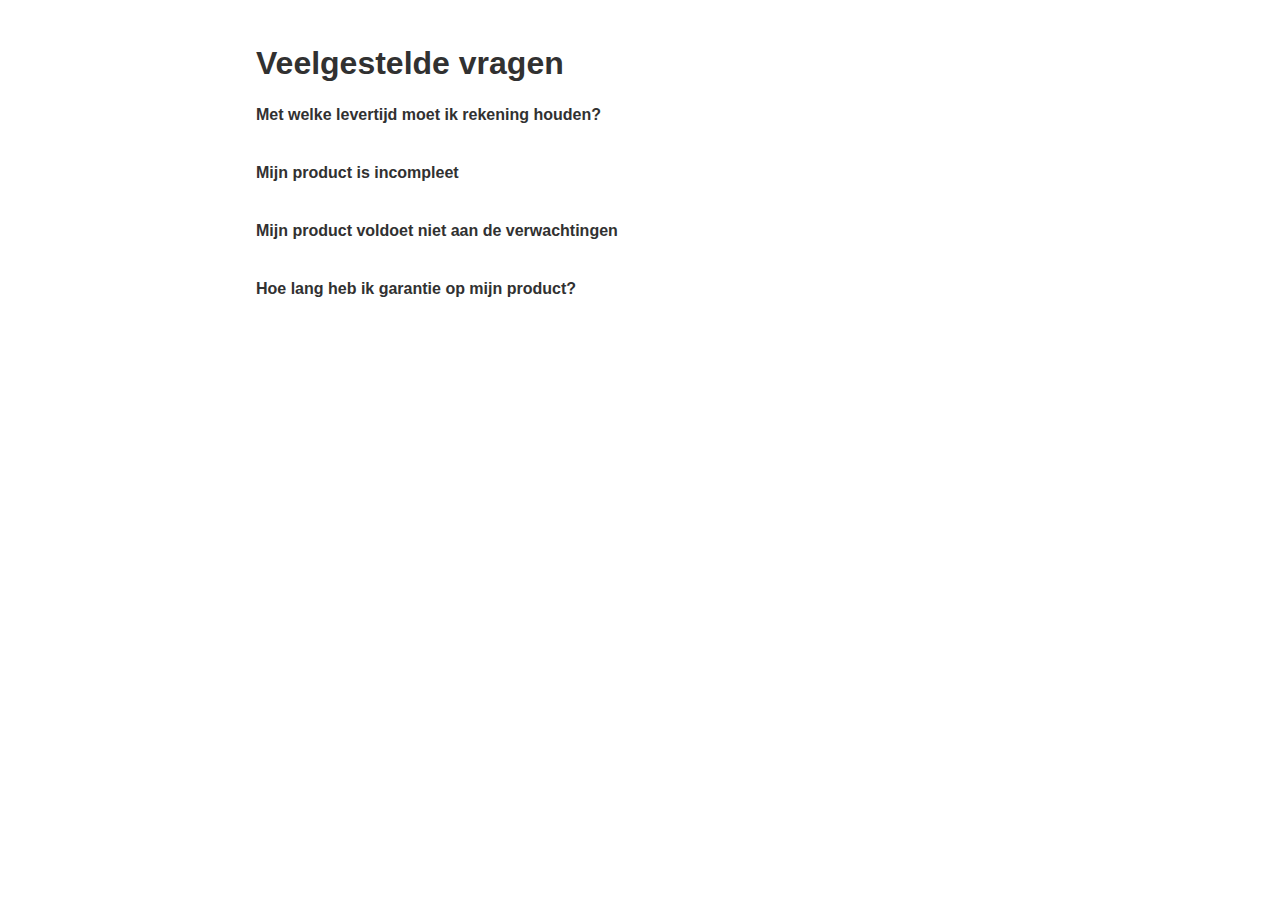
<file: opdracht2/faq/index.html>
<!DOCTYPE html>
<html lang="en">
<head>
    <meta charset="UTF-8">
    <meta name="viewport" content="width=device-width, initial-scale=1">
    <title>FAQ</title>
    <style>
        body {
            font-family: "Roboto", sans-serif;
            -webkit-font-smoothing: antialiased;
            -moz-osx-font-smoothing: grayscale;
            color: #313131;
        }

        p {
            line-height: 1.8;
            color: #3c3c3c;
        }

        section {
            max-width: 48em;
            margin: 0 auto;
            padding: 1em;
        }

        details {
            margin-top: 1.5rem;
            list-style: none;
        }

        summary {
            display: block;
            list-style: none;
            margin: 1em 0;
        }

        .hidden {
            display: none;
        }

        .no-support-details .summary {
            background: url("chevron.png") no-repeat center left;
            padding-left: 1.5em;
        }

        .no-support-details .summary.open {
            background: url("chevron-down.png") no-repeat center left;
        }
    </style>
</head>
<body>

<section>
    <h1>Veelgestelde vragen</h1>

    <details>
        <summary class="summary"><strong>Met welke levertijd moet ik rekening houden?</strong></summary>
        <p>Producten die op voorraad zijn worden de volgende dag bezorgd. De kleur van de bestelknop geeft aan of Coolblue het item wel of niet op voorraad heeft. Wil je weten wanneer je jouw bestelling in huis hebt? Volg de verzending online.</p>
    </details>

    <details>
        <summary class="summary"><strong>Mijn product is incompleet</strong></summary>
        <p>Dat is vervelend. Je kunt het volledige product retourneren via onze winkels of het online aanmeldformulier. Zodra het product bij ons binnenkomt, ruilen we het direct voor je om. We kunnen het ontbrekende onderdeel ook nasturen. Vermeld in dit geval duidelijk op het online aanmeldformulier welk onderdeel ontbreekt. Wij nemen contact op met de fabrikant en zorgen ervoor dat het ontbrekende onderdeel zo snel mogelijk nageleverd wordt.</p>
    </details>

    <details>
        <summary class="summary"><strong>Mijn product voldoet niet aan de verwachtingen</strong></summary>
        <p>Binnen 30 dagen na ontvangst van je product kun je je product kosteloos retourneren via onze winkels of het online aanmeldformulier. Wanneer het product in originele staat bij ons binnenkomt, ruilen we het graag voor je om. Wil je je geld terug? Dan storten we het volledige bedrag terug op dezelfde rekening als waarmee je besteld hebt. Lees meer over retourneren.</p>
    </details>

    <details>
        <summary class="summary"><strong>Hoe lang heb ik garantie op mijn product?</strong></summary>
        <p>Bij al onze producten zit minimaal twee jaar garantie. Bekijk de productspecificaties om te zien hoe lang de garantie is. Ben je toch niet helemaal tevreden? Dan lossen we dat graag voor je op. Lees meer over retourneren en ruilen.</p>
    </details>
</section>

<script>
    var detailsSupported = 'open' in document.createElement('details');
    if (!detailsSupported && document.querySelectorAll && document.addEventListener) {
        document.body.className = "no-support-details";
        var summaryElements = document.querySelectorAll("summary");

        for (var i = 0; i < summaryElements.length; i++) {

            summaryElements[i].nextElementSibling.className = "hidden";

            summaryElements[i].addEventListener("click", function (ev) {
                if(this.nextElementSibling.className === "hidden") {
                    this.className = "summary open";
                    this.nextElementSibling.className = "";
                } else {
                    this.className = "summary";
                    this.nextElementSibling.className = "hidden";
                }
            })
        }
    } else {
    }
</script>
</body>
</html>
</file>
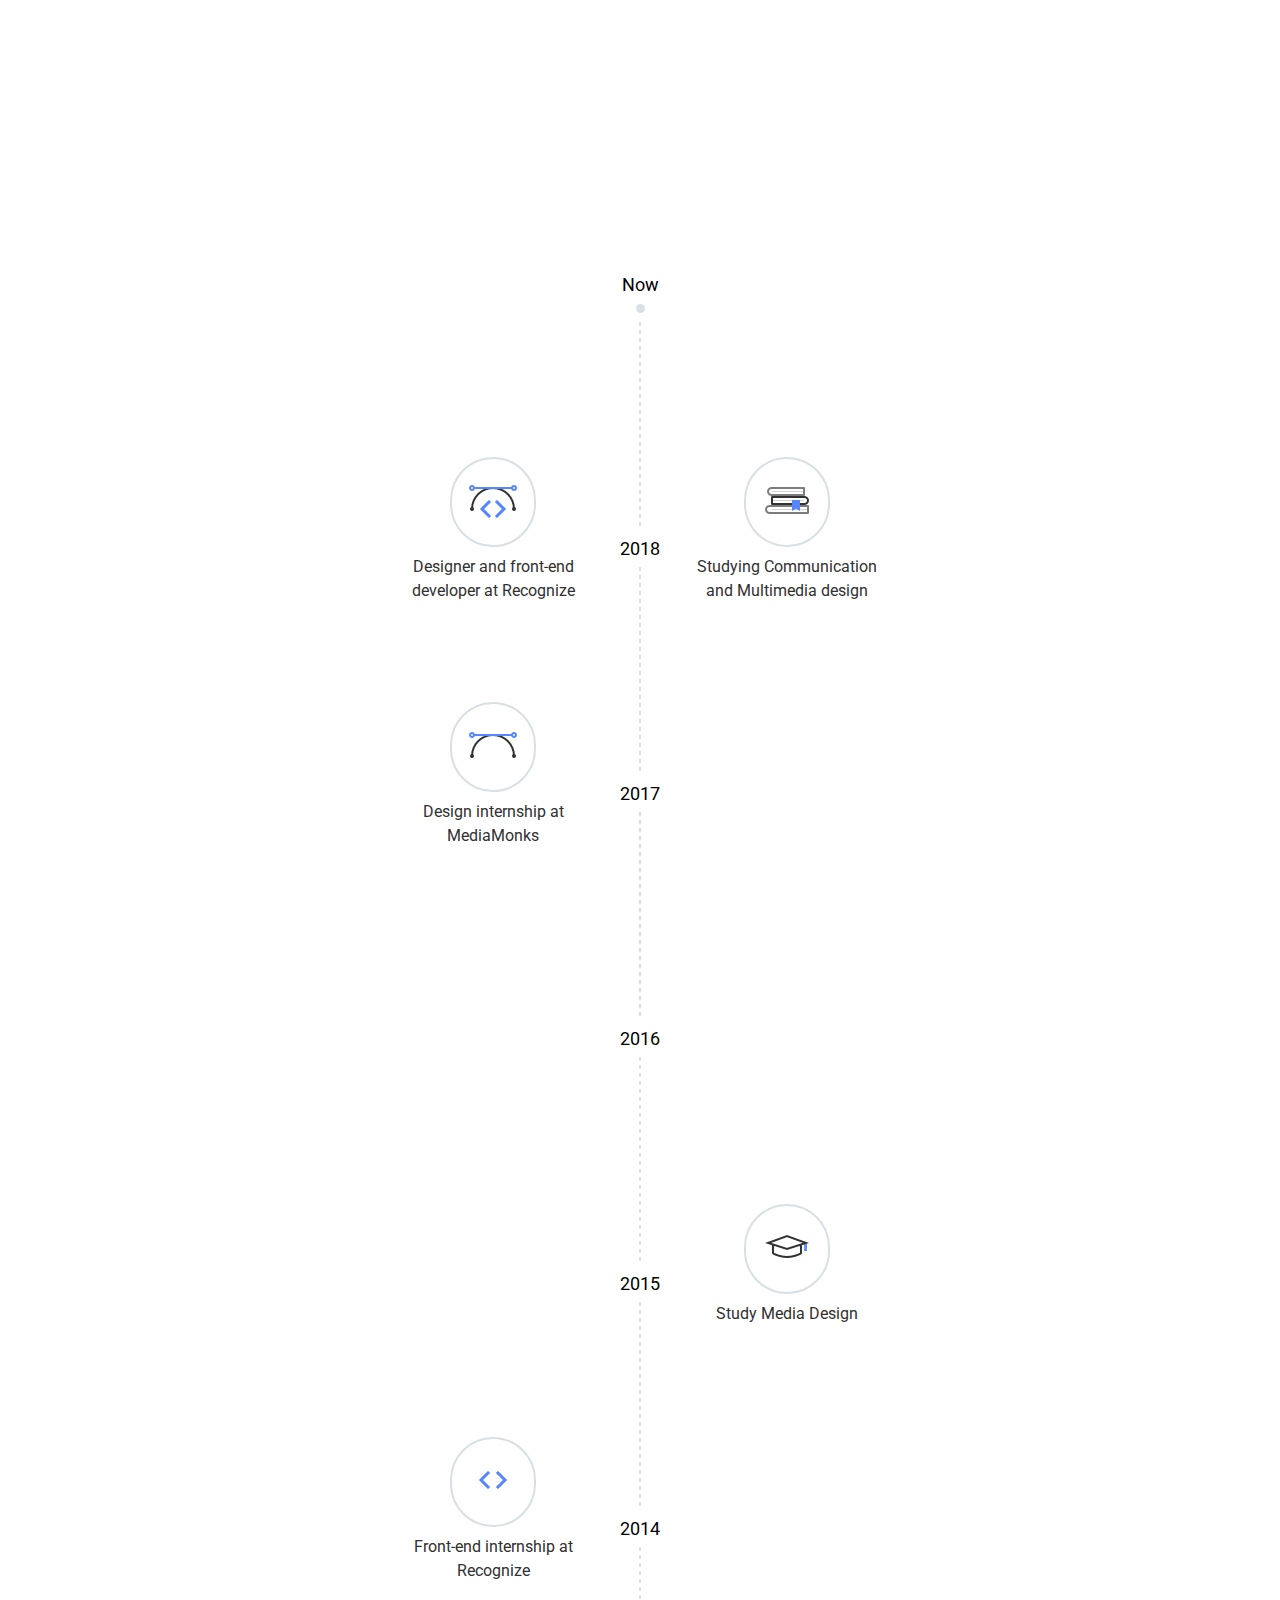
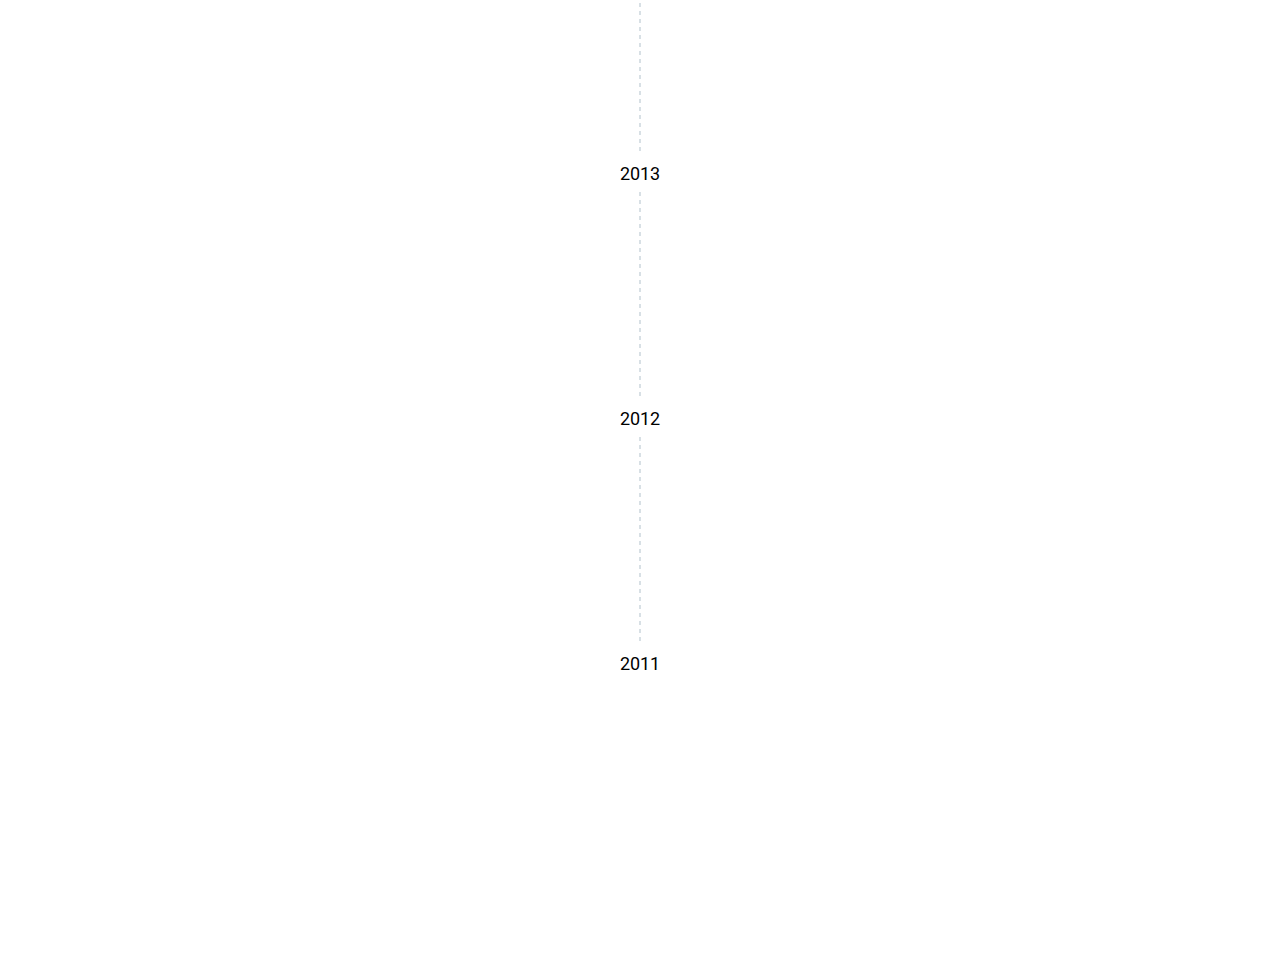
<file: opdracht3/timeline/index.html>
<!DOCTYPE html>
<html lang="en">
<head>
    <meta charset="UTF-8">
    <title>Timeline</title>
    <meta name="viewport" content="width=device-width, initial-scale=1">
    <link href="https://fonts.googleapis.com/css?family=Roboto:400,500" rel="stylesheet">
    <link rel="stylesheet" href="assets/css/style.css">
</head>
<body>

<section class="timeline">
    <article class="timeline-item timeline-item--work" data-year-start="2017" data-year-end="2017" data-overlap-start="2017" data-overlap-end="2017">
        <div class="timeline-item__icon"><img src="assets/img/design.png" srcset="assets/img/design.png 1x, assets/img/design@2x.png 2x" alt=""></div>
        <p class="timeline-item__meta">April 2017 - June 2017</p>
        <p>Design internship at MediaMonks</p>
    </article>

    <article class="timeline-item timeline-item--work" data-year-start="2014" data-year-end="2018">
        <div class="timeline-item__icon"><img src="assets/img/frontend-design.png" srcset="assets/img/frontend-design.png 1x, assets/img/frontend-design@2x.png 2x" alt=""></div>
        <p class="timeline-item__meta">January 2014 - Now</p>
        <p>Designer and front-end developer at Recognize</p>
    </article>

    <article class="timeline-item timeline-item--work" data-year-start="2013" data-year-end="2014" data-overlap-start="2014" data-overlap-end="2015">
        <div class="timeline-item__icon"><img src="assets/img/code.png" srcset="assets/img/code.png 1x, assets/img/code@2x.png 2x" alt=""></div>
        <p class="timeline-item__meta">August 2013 - January 2014</p>
        <p>Front-end internship at Recognize</p>
    </article>

    <article class="timeline-item timeline-item--education" data-year-start="2015" data-year-end="2018">
        <div class="timeline-item__icon"><img src="assets/img/books.png" srcset="assets/img/books.png 1x, assets/img/books@2x.png 2x" alt=""></div>
        <p class="timeline-item__meta">September 2015 - Now</p>
        <p>Studying Communication and Multimedia design</p>
    </article>

    <article class="timeline-item timeline-item--education" data-year-start="2011" data-year-end="2015" data-overlap-start="2015" data-overlap-end="2015">
        <div class="timeline-item__icon"><img src="assets/img/student.png" srcset="assets/img/student.png 1x, assets/img/student@2x.png 2x" alt=""></div>
        <p class="timeline-item__meta">2011 - 2015</p>
        <p>Study Media Design</p>
    </article>
</section>

<script src="assets/js/app.js"></script>
</body>
</html>
</file>
<file: opdracht3/timeline/assets/css/style.css>
html {
    font-family: "Roboto", sans-serif;
    -webkit-font-smoothing: antialiased;
    -moz-osx-font-smoothing: grayscale;
}

p {
    color: #313131;
    line-height: 1.5;
    margin: .5em 0 0 0;
}

.invisible {
    opacity: 0.3;
}

.timeline {
    display: block;
    width: 13em;
    margin: 3em auto;
}

@media all and (min-width: 56.25em) {
    .timeline {
        margin: 16em auto;
    }
}

.timeline {
    display: -webkit-box;
    display: -ms-flexbox;
    display: flex;
    width: auto;
    -webkit-box-orient: vertical;
    -webkit-box-direction: normal;
    -ms-flex-direction: column;
    flex-direction: column;
    -webkit-box-pack: center;
    -ms-flex-pack: center;
    justify-content: center;
    -webkit-box-align: center;
    -ms-flex-align: center;
    align-items: center;
}

.timeline-item {
    width: 13.125em;
    margin-top: 1em;
    text-align: center;
    -webkit-transition: -webkit-transform ease-in-out .2s;
    transition: -webkit-transform ease-in-out .2s;
    -o-transition: transform ease-in-out .2s;
    transition: transform ease-in-out .2s, -webkit-transform ease-in-out .2s;
}

.timeline-item:first-child::before {
    display: none;
}

.timeline-item::before {
    content: " ";
    display: block;
    height: 3em;
    width: 0.125em;
    margin: 0 auto 0.5em auto;
    background: #D8E0E5;
    background: transparent -webkit-repeating-linear-gradient(top, #D8E0E5 0em, #D8E0E5 0.25em, transparent 0.25em, transparent 0.5em);
    background: transparent -o-repeating-linear-gradient(top, #D8E0E5 0em, #D8E0E5 0.25em, transparent 0.25em, transparent 0.5em);
    background: transparent repeating-linear-gradient(180deg, #D8E0E5 0em, #D8E0E5 0.25em, transparent 0.25em, transparent 0.5em);
}

.timeline-item__meta {
    font-size: .75em;
    color: #6f7478;
    text-transform: uppercase;
    font-weight: 500;
}

.timeline-item__icon {
    display: inline-block;
    padding: 1em;
    border-radius: 15.625em;
    border: 0.125em solid #D8E0E5;
}

.timeline-path {
    list-style: none;
    padding: 0;
    display: -webkit-box;
    display: -ms-flexbox;
    display: flex;
    width: 3rem;
    -webkit-box-orient: vertical;
    -webkit-box-direction: normal;
    -ms-flex-direction: column;
    flex-direction: column;
    -webkit-box-pack: center;
    -ms-flex-pack: center;
    justify-content: center;
    -webkit-box-align: center;
    -ms-flex-align: center;
    align-items: center;
    font-size: 1.125rem;
}

.timeline-path__start:after {
    margin: 0.5rem auto;
    content: " ";
    display: block;
    width: 0.5rem;
    height: 0.5rem;
    border-radius: 0.5rem;
    background-color: #D8E0E5;
}

.timeline-path__year {
    margin-bottom: 0.5rem;
}

.timeline-path__year::before {
    content: " ";
    display: block;
    height: 13rem;
    width: 0.125rem;
    margin: 0 auto 0.5rem auto;
    background-image: -webkit-repeating-linear-gradient(top, #D8E0E5 0rem, #D8E0E5 0.25rem, transparent 0.25rem, transparent 0.5rem);
    background-image: -o-repeating-linear-gradient(top, #D8E0E5 0rem, #D8E0E5 0.25rem, transparent 0.25rem, transparent 0.5rem);
    background-image: repeating-linear-gradient(180deg, #D8E0E5 0rem, #D8E0E5 0.25rem, transparent 0.25rem, transparent 0.5rem);
}

.timeline-path__start:after {
    content: " ";
    display: block;
    margin: 0.5em auto;
    width: 0.5em;
    height: 0.5em;
    border-radius: 0.5em;
    background-color: #D8E0E5;
}

.js-supported .timeline-item__meta {
    display: none;
}

.js-supported .timeline {
    position: relative;
}

.js-supported .timeline-item {
    margin-top: 0;
    position: absolute;
}

.js-supported .timeline-item--work {
    -webkit-transform: translateX(-70%) translateY(-50%);
    -ms-transform: translateX(-70%) translateY(-50%);
    transform: translateX(-70%) translateY(-50%);
}

.js-supported .timeline-item--education {
    -webkit-transform: translateX(70%) translateY(-50%);
    -ms-transform: translateX(70%) translateY(-50%);
    transform: translateX(70%) translateY(-50%);
}

/*
filty hack to fix this internet explorer bug:
https://stackoverflow.com/questions/27000492/css3-transform-property-working-differently-in-internet-explorer
*/
@media all and (-ms-high-contrast: none), (-ms-high-contrast: active) {
    .js-supported .timeline-item--work {
        right: 50%;
    }
}


.js-supported .timeline-item::before {
    display: none;
}

.js-supported .timeline-item--education.colliding {
    -webkit-transform: translateX(160%) translateY(-50%);
    -ms-transform: translateX(160%) translateY(-50%);
    transform: translateX(160%) translateY(-50%);
}

.js-supported .timeline-item--work.colliding {
    -webkit-transform: translateX(-160%) translateY(-50%);
    -ms-transform: translateX(-160%) translateY(-50%);
    transform: translateX(-160%) translateY(-50%);
}
</file>
